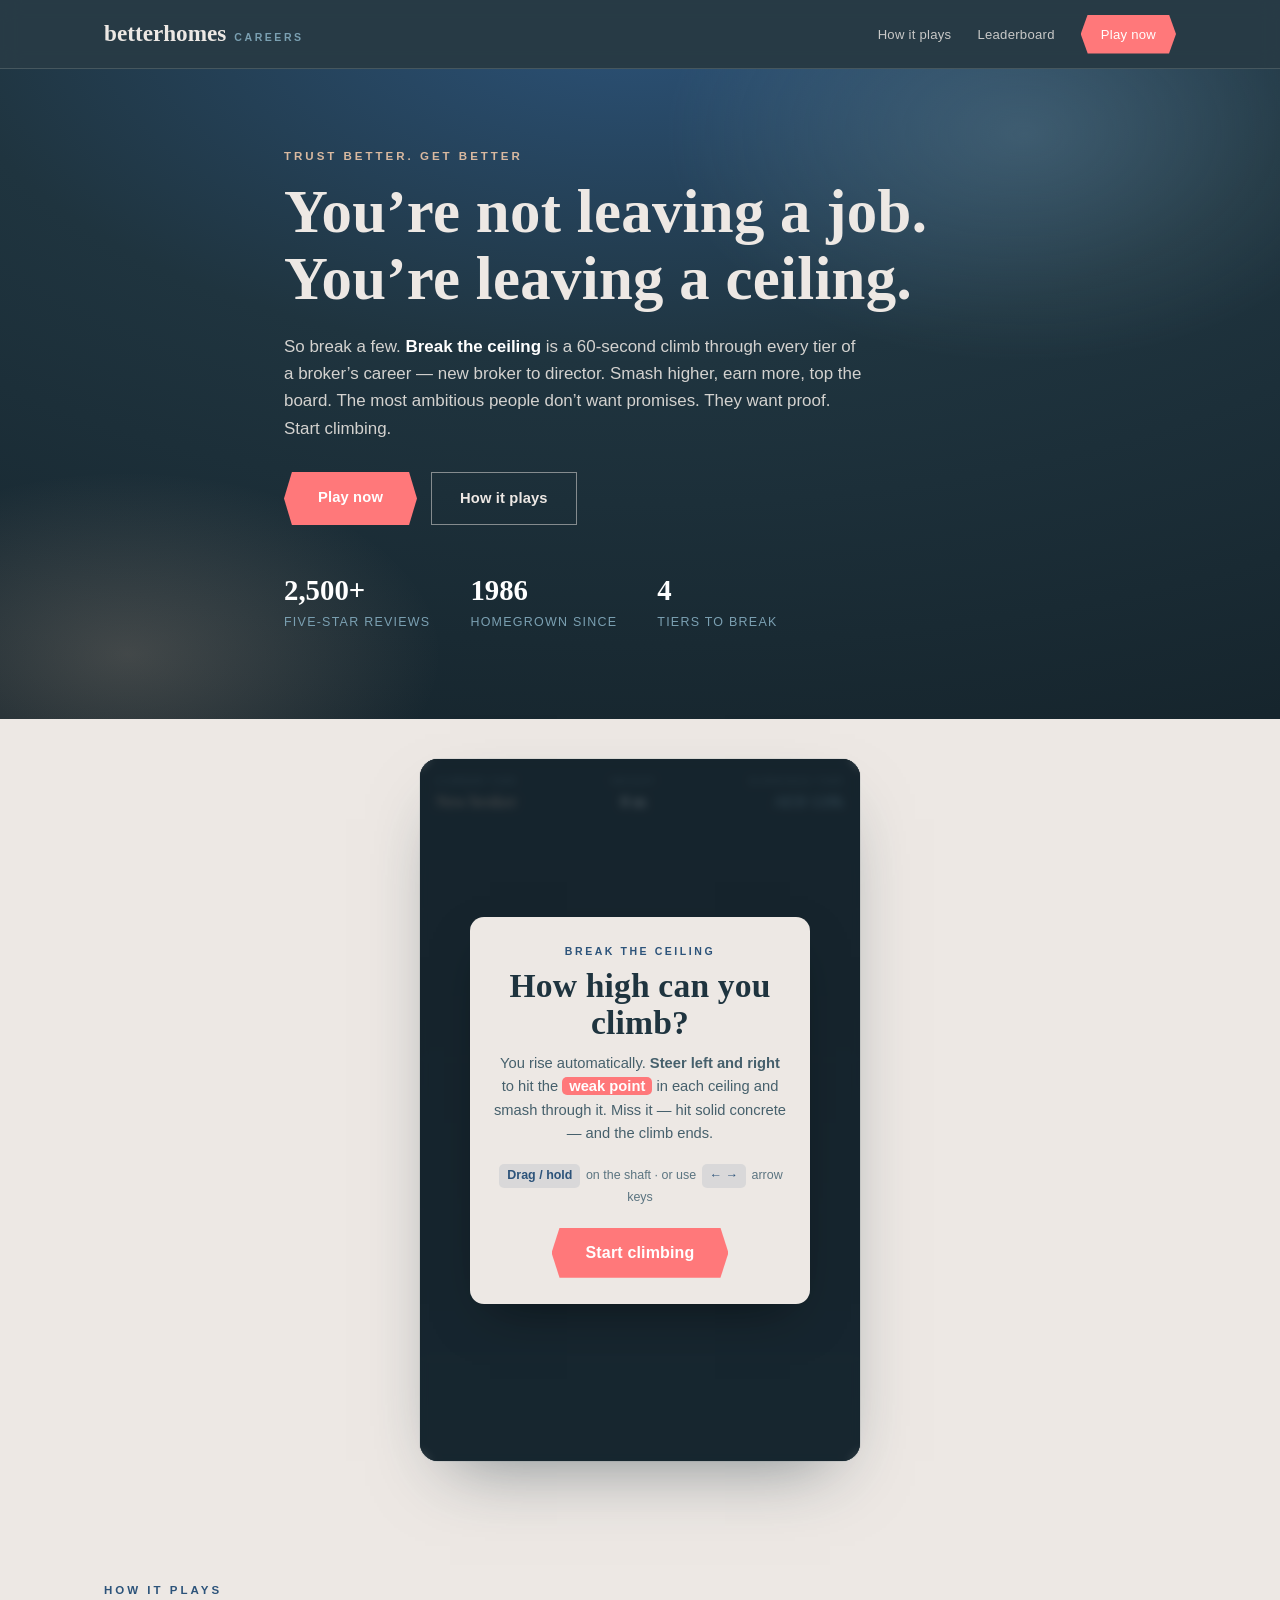
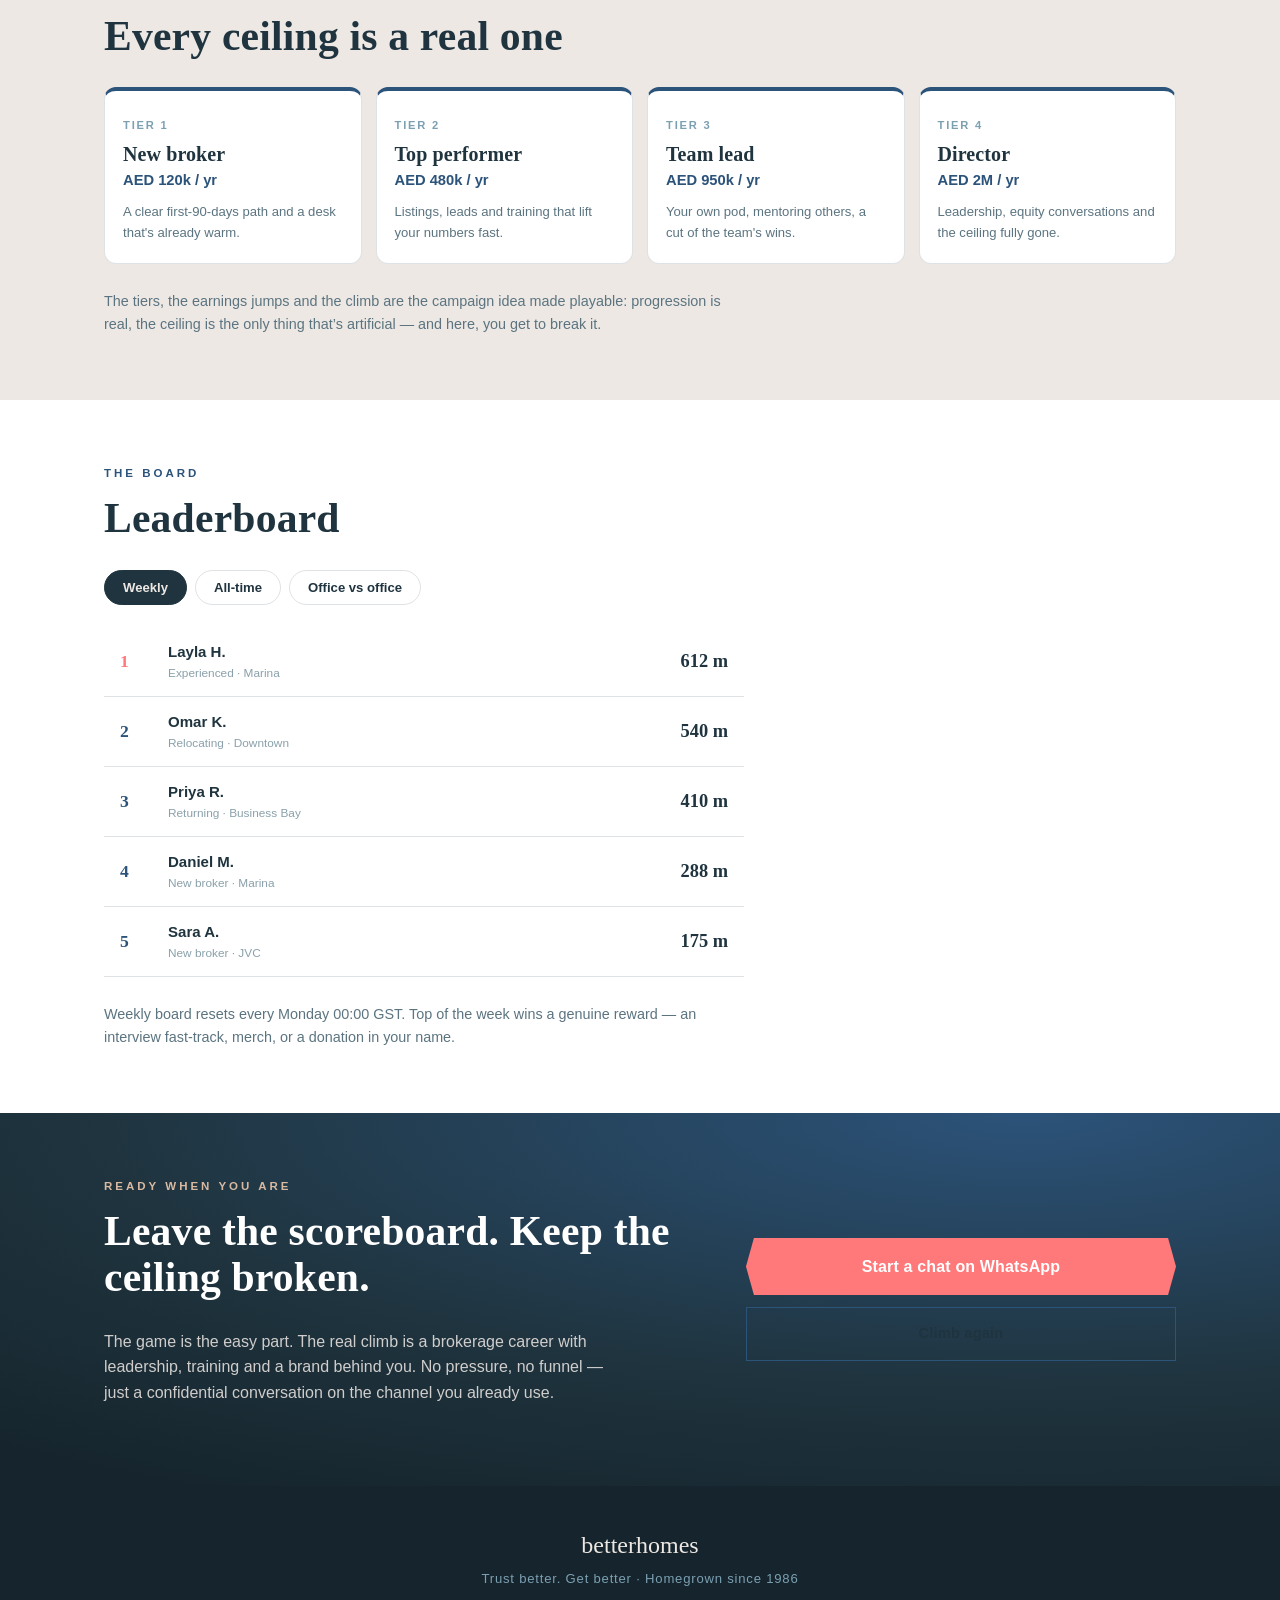
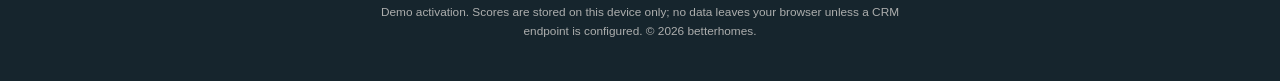
<file: play.html>
<!DOCTYPE html>
<html lang="en">
<head>
  <meta charset="UTF-8" />
  <meta name="viewport" content="width=device-width, initial-scale=1.0, viewport-fit=cover" />
  <title>Break the ceiling — careers at betterhomes</title>
  <meta name="description" content="Trust better. Get better. Play Break the ceiling — smash through every career tier, climb the leaderboard, and start a confidential conversation about a brokerage role at betterhomes." />
  <meta property="og:type" content="website" />
  <meta property="og:site_name" content="betterhomes careers" />
  <meta property="og:title" content="Break the ceiling — careers at betterhomes" />
  <meta property="og:description" content="How high can you climb? Smash through every career tier, top the leaderboard, and leave a ceiling behind." />
  <link rel="stylesheet" href="play.css" />
</head>
<body class="page-play">
  <!-- Header -->
  <header class="bh-header" id="top">
    <div class="bh-container bh-header-inner">
      <a href="play.html#top" class="bh-brand" aria-label="betterhomes careers — home">
        betterhomes
        <span class="bh-brand-sub">careers</span>
      </a>
      <nav class="bh-nav" aria-label="Primary">
        <a href="#how">How it plays</a>
        <a href="#leaderboard">Leaderboard</a>
        <a href="#play" class="bh-nav-cta">Play now</a>
      </nav>
    </div>
  </header>

  <main>
    <!-- Hero -->
    <section class="bh-hero" id="hero">
      <div class="bh-hero-glow" aria-hidden="true"></div>
      <div class="bh-container bh-hero-inner">
        <p class="bh-eyebrow">Trust better. Get better</p>
        <h1 class="bh-hero-title">You&rsquo;re not leaving a job.<br />You&rsquo;re leaving a ceiling.</h1>
        <p class="bh-hero-sub">
          So break a few. <strong>Break the ceiling</strong> is a 60-second climb through every tier of a
          broker&rsquo;s career &mdash; new broker to director. Smash higher, earn more, top the board.
          The most ambitious people don&rsquo;t want promises. They want proof. Start climbing.
        </p>
        <div class="bh-hero-ctas">
          <a href="#play" class="bh-btn bh-btn--cta" data-scroll-play>Play now</a>
          <a href="#how" class="bh-btn bh-btn--ghost">How it plays</a>
        </div>
        <ul class="bh-hero-stats">
          <li><strong>2,500+</strong><span>five-star reviews</span></li>
          <li><strong>1986</strong><span>homegrown since</span></li>
          <li><strong>4</strong><span>tiers to break</span></li>
        </ul>
      </div>
    </section>

    <!-- Game stage -->
    <section class="bh-stage-wrap" id="play">
      <div class="bh-container">
        <div class="bh-stage" id="stage">
          <!-- HUD -->
          <div class="bh-hud" id="hud" aria-hidden="false">
            <div class="bh-hud-tier">
              <span class="bh-hud-label">Career tier</span>
              <span class="bh-hud-value" id="hud-tier">New broker</span>
            </div>
            <div class="bh-hud-height">
              <span class="bh-hud-label">Height</span>
              <span class="bh-hud-value" id="hud-height">0 m</span>
            </div>
            <div class="bh-hud-earn">
              <span class="bh-hud-label">Earnings tier</span>
              <span class="bh-hud-value" id="hud-earn">AED 0</span>
            </div>
          </div>

          <!-- Canvas -->
          <canvas id="game" class="bh-canvas" aria-label="Break the ceiling game"></canvas>

          <!-- Start overlay -->
          <div class="bh-overlay" id="overlay-start">
            <div class="bh-overlay-card">
              <p class="bh-overlay-eyebrow">Break the ceiling</p>
              <h2 class="bh-overlay-title">How high can you climb?</h2>
              <p class="bh-overlay-text">
                You rise automatically. <strong>Steer left and right</strong> to hit the
                <span class="bh-weakpoint-chip">weak point</span> in each ceiling and smash through it.
                Miss it &mdash; hit solid concrete &mdash; and the climb ends.
              </p>
              <p class="bh-overlay-controls">
                <span>Drag / hold</span> on the shaft &middot; or use <span>&larr; &rarr;</span> arrow keys
              </p>
              <button class="bh-btn bh-btn--cta bh-btn--lg" id="btn-start">Start climbing</button>
            </div>
          </div>

          <!-- Game over overlay -->
          <div class="bh-overlay bh-overlay--result is-hidden" id="overlay-over">
            <div class="bh-overlay-card">
              <p class="bh-overlay-eyebrow" id="over-eyebrow">Ceiling reached</p>
              <h2 class="bh-overlay-title"><span id="over-height">0</span> m</h2>
              <p class="bh-overlay-result-tier">You climbed to <strong id="over-tier">New broker</strong></p>
              <p class="bh-overlay-text" id="over-msg">Not bad. The real version has no scoreboard limit.</p>
              <div class="bh-overlay-actions">
                <button class="bh-btn bh-btn--cta" id="btn-save">Save my score</button>
                <button class="bh-btn bh-btn--ghost" id="btn-retry">Climb again</button>
              </div>
            </div>
          </div>

          <!-- Lead capture overlay -->
          <div class="bh-overlay bh-overlay--form is-hidden" id="overlay-lead">
            <div class="bh-overlay-card bh-overlay-card--form">
              <p class="bh-overlay-eyebrow">Join the leaderboard</p>
              <h2 class="bh-overlay-title bh-overlay-title--sm">Save <span id="lead-height">0</span> m to the board</h2>
              <p class="bh-overlay-text bh-overlay-text--sm">
                One step. Your score goes live, and a talent partner can pick up the conversation
                whenever you&rsquo;re ready &mdash; on your terms, confidentially.
              </p>
              <form class="bh-form" id="lead-form" novalidate>
                <div class="bh-field">
                  <label for="lead-name">Name</label>
                  <input id="lead-name" name="name" type="text" autocomplete="name" required />
                </div>
                <div class="bh-field">
                  <label for="lead-email">Email</label>
                  <input id="lead-email" name="email" type="email" autocomplete="email" required />
                </div>
                <div class="bh-field">
                  <label for="lead-whatsapp">WhatsApp <span class="bh-optional">(optional)</span></label>
                  <input id="lead-whatsapp" name="whatsapp" type="tel" inputmode="tel" autocomplete="tel" placeholder="+971 …" />
                </div>
                <div class="bh-field">
                  <label for="lead-segment">Which describes you?</label>
                  <select id="lead-segment" name="segment" required>
                    <option value="" selected disabled>Choose one…</option>
                    <option value="new">New to brokerage</option>
                    <option value="returning">Returning broker</option>
                    <option value="experienced">Experienced broker</option>
                    <option value="relocating">Relocating to Dubai</option>
                  </select>
                </div>
                <div class="bh-field">
                  <label for="lead-office">Play for an office <span class="bh-optional">(optional)</span></label>
                  <select id="lead-office" name="office">
                    <option value="" selected>No office</option>
                    <option value="Marina">Dubai Marina</option>
                    <option value="Downtown">Downtown</option>
                    <option value="Business Bay">Business Bay</option>
                    <option value="JVC">JVC</option>
                    <option value="Abu Dhabi">Abu Dhabi</option>
                  </select>
                </div>
                <label class="bh-consent">
                  <input type="checkbox" id="lead-consent" required />
                  <span>I agree to betterhomes contacting me about brokerage opportunities and storing my details in line with the <a href="legal.html#privacy" target="_blank" rel="noopener">privacy policy</a>. I can opt out any time.</span>
                </label>
                <button type="submit" class="bh-btn bh-btn--cta bh-btn--lg">Save score &amp; join</button>
                <p class="bh-form-note" id="lead-note" role="status"></p>
              </form>
            </div>
          </div>

          <!-- Saved / share overlay -->
          <div class="bh-overlay bh-overlay--saved is-hidden" id="overlay-saved">
            <div class="bh-overlay-card">
              <p class="bh-overlay-eyebrow">You&rsquo;re on the board</p>
              <h2 class="bh-overlay-title bh-overlay-title--sm" id="saved-rank">Weekly rank #—</h2>
              <canvas id="share-card" class="bh-share-card" width="600" height="315" aria-label="Your score card"></canvas>
              <div class="bh-overlay-actions">
                <button class="bh-btn bh-btn--cta" id="btn-share">Share my climb</button>
                <button class="bh-btn bh-btn--ghost" id="btn-replay">Climb again</button>
              </div>
              <p class="bh-form-note" id="share-note" role="status"></p>
              <a class="bh-talklink" href="#talk">Or talk to a talent partner now &rarr;</a>
            </div>
          </div>
        </div>
      </div>
    </section>

    <!-- How it plays -->
    <section class="bh-section" id="how">
      <div class="bh-container">
        <p class="bh-eyebrow">How it plays</p>
        <h2 class="bh-section-title">Every ceiling is a real one</h2>
        <div class="bh-tiers" id="tier-legend"><!-- injected --></div>
        <p class="bh-section-note">
          The tiers, the earnings jumps and the climb are the campaign idea made playable: progression is real,
          the ceiling is the only thing that&rsquo;s artificial &mdash; and here, you get to break it.
        </p>
      </div>
    </section>

    <!-- Leaderboard -->
    <section class="bh-section bh-section--alt" id="leaderboard">
      <div class="bh-container">
        <p class="bh-eyebrow">The board</p>
        <h2 class="bh-section-title">Leaderboard</h2>
        <div class="bh-board-tabs" role="tablist" aria-label="Leaderboard view">
          <button class="bh-board-tab is-active" data-board="weekly" role="tab" aria-selected="true">Weekly</button>
          <button class="bh-board-tab" data-board="global" role="tab" aria-selected="false">All-time</button>
          <button class="bh-board-tab" data-board="office" role="tab" aria-selected="false">Office vs office</button>
        </div>
        <ol class="bh-board" id="board"><!-- injected --></ol>
        <p class="bh-board-empty is-hidden" id="board-empty">
          No climbs yet this week. Be the first name on the board.
        </p>
        <p class="bh-section-note">
          Weekly board resets every Monday 00:00 GST. Top of the week wins a genuine reward &mdash;
          an interview fast-track, merch, or a donation in your name.
        </p>
      </div>
    </section>

    <!-- Talk / close -->
    <section class="bh-section bh-talk" id="talk">
      <div class="bh-container bh-talk-inner">
        <div>
          <p class="bh-eyebrow">Ready when you are</p>
          <h2 class="bh-section-title">Leave the scoreboard. Keep the ceiling broken.</h2>
          <p class="bh-talk-text">
            The game is the easy part. The real climb is a brokerage career with leadership, training and
            a brand behind you. No pressure, no funnel &mdash; just a confidential conversation on the channel
            you already use.
          </p>
        </div>
        <div class="bh-talk-actions">
          <a class="bh-btn bh-btn--cta bh-btn--lg" href="https://wa.me/97140000000?text=I%20played%20Break%20the%20ceiling%20%E2%80%94%20tell%20me%20more%20about%20broker%20roles" target="_blank" rel="noopener" data-analytics="whatsapp_click">Start a chat on WhatsApp</a>
          <a class="bh-btn bh-btn--ghost" href="#play" data-scroll-play>Climb again</a>
        </div>
      </div>
    </section>
  </main>

  <footer class="bh-footer">
    <div class="bh-container bh-footer-inner">
      <p class="bh-footer-brand">betterhomes</p>
      <p class="bh-footer-tag">Trust better. Get better &middot; Homegrown since 1986</p>
      <p class="bh-footer-note">
        Demo activation. Scores are stored on this device only; no data leaves your browser unless a
        CRM endpoint is configured. © <span id="bh-year"></span> betterhomes.
      </p>
    </div>
  </footer>

  <script src="play.js"></script>
</body>
</html>
</file>
<file: play.css>
/* ============================================================
   betterhomes careers — "Break the ceiling" game hub
   Campaign palette: Trust better. Get better.
   ============================================================ */
:root {
  --slate:  #1F343F;   /* deep base */
  --denim:  #2C537A;   /* primary blue */
  --powder: #7BA0B2;   /* light blue accent */
  --sand:   #D9B9A0;   /* warm tone */
  --mist:   #EDE8E4;   /* paper / light surface */
  --salmon: #FF787A;   /* CTA only */
  --slate-2: #16252d;  /* darker base */
  --ink: #1F343F;
  --line: rgba(31, 52, 63, 0.14);
  --line-dk: rgba(237, 232, 228, 0.16);
  --max: 1120px;
  --serif: Georgia, "Ivy Mode", "Times New Roman", serif;
  --sans: "Segoe UI", "Ivy Epic", -apple-system, BlinkMacSystemFont, Helvetica, Arial, sans-serif;
  --ease: cubic-bezier(0.22, 1, 0.36, 1);
}

* { box-sizing: border-box; }
html { scroll-behavior: smooth; }
body {
  margin: 0;
  font-family: var(--sans);
  color: var(--ink);
  background: var(--mist);
  line-height: 1.6;
  -webkit-font-smoothing: antialiased;
}
img { max-width: 100%; display: block; }
a { color: inherit; text-decoration: none; }
h1, h2, h3 { font-family: var(--serif); font-weight: 600; letter-spacing: 0.005em; line-height: 1.1; }
.is-hidden { display: none !important; }

.bh-container { width: 100%; max-width: var(--max); margin: 0 auto; padding: 0 24px; }
.bh-eyebrow {
  text-transform: uppercase; letter-spacing: 0.26em; font-size: 0.72rem;
  font-weight: 600; color: var(--denim); margin: 0 0 14px;
}

/* ---- Buttons ---- diamond CTA per brand ---- */
.bh-btn {
  display: inline-block; font-family: var(--sans); font-size: 0.92rem; font-weight: 600;
  letter-spacing: 0.01em; padding: 14px 28px; cursor: pointer; border: 0;
  transition: transform 0.25s var(--ease), background 0.25s var(--ease), color 0.25s var(--ease);
  text-align: center;
}
.bh-btn--cta {
  background: var(--salmon); color: #fff;
  clip-path: polygon(8px 0, calc(100% - 8px) 0, 100% 50%, calc(100% - 8px) 100%, 8px 100%, 0 50%);
  padding-left: 34px; padding-right: 34px;
}
.bh-btn--cta:hover { transform: translateY(-2px); background: #ff6062; }
.bh-btn--ghost {
  background: transparent; color: var(--slate); border: 1px solid var(--denim);
}
.bh-btn--ghost:hover { background: var(--denim); color: #fff; }
.bh-btn--lg { font-size: 1rem; padding-top: 16px; padding-bottom: 16px; }

/* ---- Header ---- */
.bh-header {
  position: sticky; top: 0; z-index: 50; background: rgba(31, 52, 63, 0.96);
  backdrop-filter: saturate(150%) blur(10px); border-bottom: 1px solid var(--line-dk);
}
.bh-header-inner { display: flex; align-items: center; justify-content: space-between; height: 68px; }
.bh-brand {
  font-family: var(--serif); font-weight: 600; font-size: 1.45rem; color: var(--mist);
  display: flex; align-items: baseline; gap: 8px;
}
.bh-brand-sub {
  font-family: var(--sans); font-size: 0.66rem; font-weight: 600; letter-spacing: 0.24em;
  text-transform: uppercase; color: var(--powder);
}
.bh-nav { display: flex; align-items: center; gap: 26px; }
.bh-nav a {
  color: rgba(237, 232, 228, 0.82); font-size: 0.82rem; font-weight: 500; letter-spacing: 0.02em;
  transition: color 0.25s var(--ease);
}
.bh-nav a:hover { color: #fff; }
.bh-nav-cta {
  background: var(--salmon); color: #fff !important; padding: 9px 20px;
  clip-path: polygon(7px 0, calc(100% - 7px) 0, 100% 50%, calc(100% - 7px) 100%, 7px 100%, 0 50%);
}

/* ---- Hero ---- */
.bh-hero {
  position: relative; overflow: hidden; color: var(--mist);
  background: radial-gradient(120% 120% at 50% -10%, #2c537a 0%, #1F343F 46%, #16252d 100%);
  padding: 78px 0 86px;
}
.bh-hero-glow {
  position: absolute; inset: 0; pointer-events: none;
  background:
    radial-gradient(40% 50% at 80% 10%, rgba(123,160,178,0.30), transparent 70%),
    radial-gradient(35% 40% at 10% 90%, rgba(217,185,160,0.22), transparent 70%);
}
.bh-hero-inner { position: relative; max-width: 760px; }
.bh-hero .bh-eyebrow { color: var(--sand); }
.bh-hero-title { font-size: clamp(2.1rem, 6.5vw, 3.8rem); margin: 0 0 20px; }
.bh-hero-sub { font-size: 1.06rem; color: rgba(237,232,228,0.88); max-width: 580px; margin: 0 0 30px; }
.bh-hero-sub strong { color: #fff; font-weight: 600; }
.bh-hero-ctas { display: flex; gap: 14px; flex-wrap: wrap; margin-bottom: 42px; }
.bh-hero-ctas .bh-btn--ghost { color: var(--mist); border-color: rgba(237,232,228,0.5); }
.bh-hero-ctas .bh-btn--ghost:hover { background: var(--mist); color: var(--slate); }
.bh-hero-stats { list-style: none; display: flex; gap: 40px; padding: 0; margin: 0; flex-wrap: wrap; }
.bh-hero-stats li { display: flex; flex-direction: column; }
.bh-hero-stats strong { font-family: var(--serif); font-size: 1.8rem; color: #fff; }
.bh-hero-stats span { font-size: 0.78rem; letter-spacing: 0.1em; text-transform: uppercase; color: var(--powder); }

/* ---- Game stage ---- */
.bh-stage-wrap { padding: 40px 0 56px; background: var(--mist); }
.bh-stage {
  position: relative; margin: 0 auto; max-width: 440px; width: 100%;
  aspect-ratio: 9 / 16; max-height: 78vh;
  background: var(--slate-2); border-radius: 18px; overflow: hidden;
  box-shadow: 0 30px 70px -30px rgba(31,52,63,0.55), 0 0 0 1px rgba(31,52,63,0.08);
}
.bh-canvas { display: block; width: 100%; height: 100%; touch-action: none; }

/* HUD */
.bh-hud {
  position: absolute; top: 0; left: 0; right: 0; z-index: 6;
  display: flex; justify-content: space-between; gap: 8px;
  padding: 14px 16px; pointer-events: none;
  background: linear-gradient(180deg, rgba(22,37,45,0.85), rgba(22,37,45,0));
}
.bh-hud > div { display: flex; flex-direction: column; }
.bh-hud-height { align-items: center; }
.bh-hud-earn { align-items: flex-end; }
.bh-hud-label {
  font-size: 0.6rem; letter-spacing: 0.16em; text-transform: uppercase; color: var(--powder);
}
.bh-hud-value { font-family: var(--serif); font-size: 1rem; color: #fff; font-weight: 600; }
#hud-tier { color: var(--sand); }
#hud-earn { color: var(--powder); }

/* Overlays */
.bh-overlay {
  position: absolute; inset: 0; z-index: 8; display: flex; align-items: center; justify-content: center;
  padding: 22px; background: rgba(22, 37, 45, 0.78); backdrop-filter: blur(4px);
}
.bh-overlay-card {
  background: var(--mist); color: var(--slate); border-radius: 14px; padding: 26px 22px;
  width: 100%; max-width: 340px; text-align: center;
  box-shadow: 0 20px 50px -20px rgba(0,0,0,0.5);
}
.bh-overlay-card--form { max-width: 360px; text-align: left; max-height: 100%; overflow-y: auto; }
.bh-overlay-eyebrow {
  text-transform: uppercase; letter-spacing: 0.24em; font-size: 0.66rem; font-weight: 600;
  color: var(--denim); margin: 0 0 8px;
}
.bh-overlay-title { font-size: 2.1rem; margin: 0 0 10px; color: var(--slate); }
.bh-overlay-title--sm { font-size: 1.5rem; }
.bh-overlay-text { font-size: 0.92rem; color: #46606c; margin: 0 0 18px; }
.bh-overlay-text--sm { font-size: 0.84rem; margin-bottom: 16px; }
.bh-overlay-controls { font-size: 0.78rem; color: #5b7480; margin: 0 0 20px; }
.bh-overlay-controls span {
  display: inline-block; background: rgba(44,83,122,0.1); color: var(--denim);
  padding: 2px 8px; border-radius: 5px; font-weight: 600; margin: 0 2px;
}
.bh-overlay-result-tier { font-size: 0.95rem; margin: 0 0 8px; color: var(--slate); }
.bh-overlay-result-tier strong { color: var(--denim); }
.bh-weakpoint-chip {
  background: var(--salmon); color: #fff; padding: 1px 7px; border-radius: 5px;
  font-weight: 600; white-space: nowrap;
}
.bh-overlay-actions { display: flex; gap: 10px; justify-content: center; flex-wrap: wrap; }
.bh-overlay-actions .bh-btn { flex: 1; min-width: 120px; }

/* Lead form */
.bh-form { display: flex; flex-direction: column; gap: 12px; }
.bh-field { display: flex; flex-direction: column; gap: 5px; }
.bh-field label { font-size: 0.74rem; font-weight: 600; letter-spacing: 0.02em; color: var(--slate); }
.bh-optional { font-weight: 400; color: #8aa0aa; }
.bh-field input, .bh-field select {
  font-family: var(--sans); font-size: 0.92rem; padding: 11px 12px; border: 1px solid var(--line);
  border-radius: 8px; background: #fff; color: var(--slate); width: 100%;
}
.bh-field input:focus, .bh-field select:focus { outline: 2px solid var(--powder); border-color: var(--denim); }
.bh-consent { display: flex; gap: 9px; align-items: flex-start; font-size: 0.72rem; color: #46606c; line-height: 1.45; }
.bh-consent input { margin-top: 3px; flex-shrink: 0; }
.bh-consent a { color: var(--denim); text-decoration: underline; }
.bh-form-note { font-size: 0.78rem; margin: 6px 0 0; min-height: 1em; }
.bh-form-note.is-error { color: #c0392b; }
.bh-form-note.is-ok { color: #1f7a4d; }

/* Share card */
.bh-share-card {
  width: 100%; height: auto; border-radius: 10px; margin: 0 0 16px;
  box-shadow: 0 10px 30px -12px rgba(0,0,0,0.4);
}
.bh-talklink { display: inline-block; margin-top: 14px; font-size: 0.82rem; color: var(--denim); font-weight: 600; }
.bh-talklink:hover { text-decoration: underline; }

/* ---- Sections ---- */
.bh-section { padding: 64px 0; }
.bh-section--alt { background: #fff; }
.bh-section-title { font-size: clamp(1.7rem, 4vw, 2.6rem); margin: 0 0 28px; color: var(--slate); max-width: 640px; }
.bh-section-note { font-size: 0.9rem; color: #5b7480; max-width: 620px; margin: 26px 0 0; }

/* Tier legend */
.bh-tiers { display: grid; grid-template-columns: repeat(4, 1fr); gap: 14px; }
.bh-tier {
  background: #fff; border: 1px solid var(--line); border-radius: 12px; padding: 20px 18px;
  border-top: 4px solid var(--denim);
}
.bh-tier-rank { font-size: 0.7rem; letter-spacing: 0.16em; text-transform: uppercase; color: var(--powder); font-weight: 600; }
.bh-tier-name { font-family: var(--serif); font-size: 1.25rem; color: var(--slate); margin: 6px 0 4px; }
.bh-tier-earn { font-size: 0.92rem; font-weight: 600; color: var(--denim); margin: 0 0 8px; }
.bh-tier-desc { font-size: 0.82rem; color: #5b7480; margin: 0; }

/* Leaderboard */
.bh-board-tabs { display: flex; gap: 8px; margin: 0 0 22px; flex-wrap: wrap; }
.bh-board-tab {
  font-family: var(--sans); font-size: 0.82rem; font-weight: 600; padding: 9px 18px; cursor: pointer;
  background: transparent; border: 1px solid var(--line); border-radius: 999px; color: var(--slate);
  transition: all 0.2s var(--ease);
}
.bh-board-tab.is-active { background: var(--slate); color: var(--mist); border-color: var(--slate); }
.bh-board { list-style: none; padding: 0; margin: 0; max-width: 640px; }
.bh-board li {
  display: grid; grid-template-columns: 34px 1fr auto; align-items: center; gap: 14px;
  padding: 13px 16px; border-bottom: 1px solid var(--line);
}
.bh-board li:nth-child(1) .bh-board-rank { color: var(--salmon); }
.bh-board li.is-you { background: rgba(123,160,178,0.16); border-radius: 8px; }
.bh-board-rank { font-family: var(--serif); font-size: 1.1rem; font-weight: 600; color: var(--denim); }
.bh-board-who { display: flex; flex-direction: column; }
.bh-board-name { font-weight: 600; font-size: 0.94rem; color: var(--slate); }
.bh-board-meta { font-size: 0.74rem; color: #8aa0aa; }
.bh-board-score { font-family: var(--serif); font-size: 1.15rem; font-weight: 600; color: var(--slate); }
.bh-board-empty { font-size: 0.92rem; color: #5b7480; }

/* Talk */
.bh-talk { background: radial-gradient(120% 120% at 80% 0%, #2c537a 0%, #1F343F 60%, #16252d 100%); color: var(--mist); }
.bh-talk .bh-eyebrow { color: var(--sand); }
.bh-talk .bh-section-title { color: #fff; }
.bh-talk-inner { display: grid; grid-template-columns: 1.4fr 1fr; gap: 40px; align-items: center; }
.bh-talk-text { font-size: 1rem; color: rgba(237,232,228,0.86); max-width: 520px; }
.bh-talk-actions { display: flex; flex-direction: column; gap: 12px; align-items: stretch; }

/* Footer */
.bh-footer { background: var(--slate-2); color: rgba(237,232,228,0.7); padding: 40px 0; }
.bh-footer-inner { text-align: center; }
.bh-footer-brand { font-family: var(--serif); font-size: 1.5rem; color: var(--mist); margin: 0 0 4px; }
.bh-footer-tag { font-size: 0.82rem; letter-spacing: 0.06em; color: var(--powder); margin: 0 0 14px; }
.bh-footer-note { font-size: 0.74rem; max-width: 560px; margin: 0 auto; line-height: 1.6; }

/* ---- Responsive ---- */
@media (max-width: 720px) {
  .bh-nav a:not(.bh-nav-cta) { display: none; }
  .bh-tiers { grid-template-columns: 1fr 1fr; }
  .bh-talk-inner { grid-template-columns: 1fr; gap: 24px; }
  .bh-hero-stats { gap: 26px; }
}
@media (max-width: 420px) {
  .bh-tiers { grid-template-columns: 1fr; }
}
</file>
